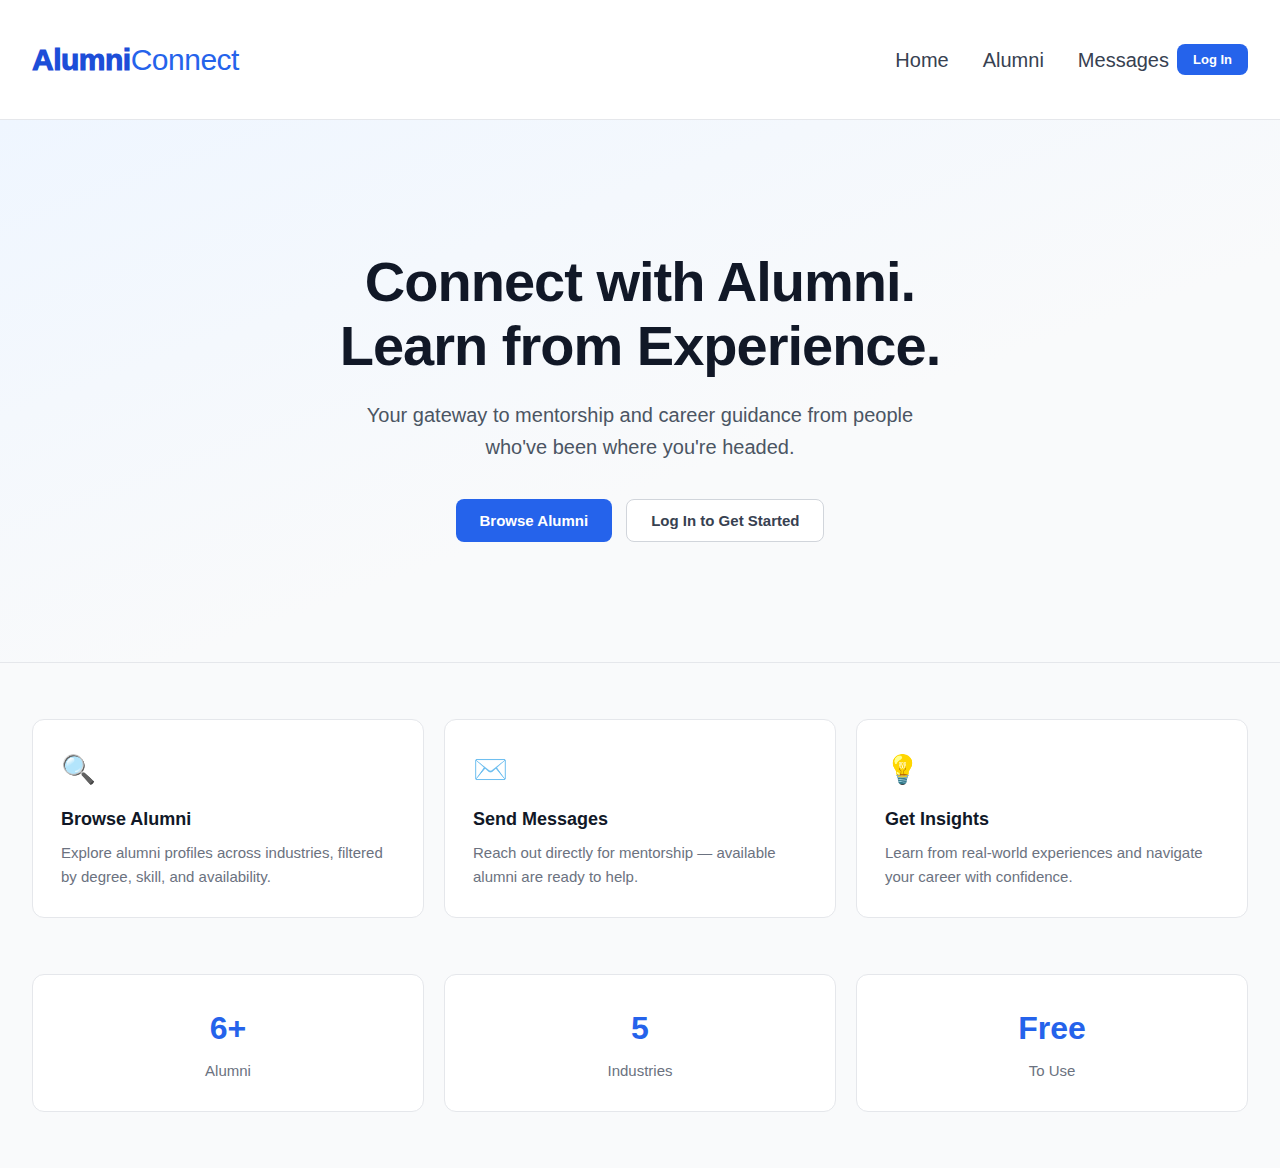
<file: index.html>
<!DOCTYPE html>
<html lang="en">
<head>
  <meta charset="UTF-8" />
  <meta name="viewport" content="width=device-width, initial-scale=1.0"/>
  <title>AlumniConnect</title>
  <link rel="stylesheet" href="style.css">
</head>
<body>

<header class="header">
  <a href="index.html" class="logo">Alumni<span class="logo-accent">Connect</span></a>
  <nav>
    <a href="index.html">Home</a>
    <a href="alumni.html">Alumni</a>
    <a href="messages.html">Messages <span id="msgBadge" class="msg-badge" style="display:none"></span></a>
    <div class="nav-user" id="navUser" style="display:none">
      <div class="nav-avatar" id="navAvatar"></div>
      <span id="navUserName"></span>
      <button class="logout-btn" onclick="logout()">Log out</button>
    </div>
    <button class="btn btn-small" id="navLoginBtn" onclick="openLoginModal()">Log In</button>
  </nav>
</header>

<section class="hero">
  <div class="hero-inner">
    <h2>Connect with Alumni.<br>Learn from Experience.</h2>
    <p>Your gateway to mentorship and career guidance from people who've been where you're headed.</p>
    <div class="hero-buttons" id="heroButtons">
      <button class="btn" onclick="requireLogin(event)">Browse Alumni</button>
      <button class="btn secondary" onclick="openLoginModal()">Log In to Get Started</button>
    </div>
    <div class="hero-welcome" id="heroWelcome" style="display:none">
      <a href="alumni.html" class="btn">Browse Alumni</a>
      <a href="messages.html" class="btn secondary">View Messages</a>
    </div>
  </div>
</section>

<section class="features">
  <div class="card">
    <div class="card-icon">🔍</div>
    <h3>Browse Alumni</h3>
    <p>Explore alumni profiles across industries, filtered by degree, skill, and availability.</p>
  </div>
  <div class="card">
    <div class="card-icon">✉️</div>
    <h3>Send Messages</h3>
    <p>Reach out directly for mentorship — available alumni are ready to help.</p>
  </div>
  <div class="card">
    <div class="card-icon">💡</div>
    <h3>Get Insights</h3>
    <p>Learn from real-world experiences and navigate your career with confidence.</p>
  </div>
</section>

<section class="stats">
  <div><strong>6+</strong><span>Alumni</span></div>
  <div><strong>5</strong><span>Industries</span></div>
  <div><strong>Free</strong><span>To Use</span></div>
</section>

<!-- Login / Signup Modal -->
<div id="loginModal" class="modal">
  <div class="modal-content login-modal-content">
    <button class="modal-close" onclick="closeLoginModal()">✕</button>

    <!-- Login View -->
    <div id="loginView">
      <div class="login-logo">Alumni<span class="logo-accent">Connect</span></div>
      <h3>Welcome back</h3>
      <p class="login-sub">Log in to access mentorship and messaging.</p>

      <label class="field-label">Full Name</label>
      <input type="text" id="loginName" placeholder="Jane Smith" onkeydown="if(event.key==='Enter')handleLogin()">
      <div class="field-error" id="loginNameError"></div>

      <label class="field-label">Email</label>
      <input type="email" id="loginEmail" placeholder="jane@example.com" onkeydown="if(event.key==='Enter')handleLogin()">
      <div class="field-error" id="loginEmailError"></div>

      <label class="field-label">Password</label>
      <div class="password-wrap">
        <input type="password" id="loginPassword" placeholder="••••••••" onkeydown="if(event.key==='Enter')handleLogin()">
        <button class="show-pw-btn" onclick="togglePassword('loginPassword', this)">Show</button>
      </div>
      <div class="field-error" id="loginPasswordError"></div>

      <button class="btn login-submit-btn" onclick="handleLogin()">Log In</button>
      <p class="login-switch">Don't have an account? <a href="#" onclick="switchToSignup(); return false;">Sign up</a></p>
    </div>

    <!-- Signup View -->
    <div id="signupView" style="display:none">
      <div class="login-logo">Alumni<span class="logo-accent">Connect</span></div>
      <h3>Create an account</h3>
      <p class="login-sub">Join the network and start connecting.</p>

      <label class="field-label">Full Name</label>
      <input type="text" id="signupName" placeholder="Jane Smith" onkeydown="if(event.key==='Enter')handleSignup()">
      <div class="field-error" id="signupNameError"></div>

      <label class="field-label">Email</label>
      <input type="email" id="signupEmail" placeholder="jane@example.com" onkeydown="if(event.key==='Enter')handleSignup()">
      <div class="field-error" id="signupEmailError"></div>

      <label class="field-label">Password</label>
      <div class="password-wrap">
        <input type="password" id="signupPassword" placeholder="Min. 6 characters" onkeydown="if(event.key==='Enter')handleSignup()">
        <button class="show-pw-btn" onclick="togglePassword('signupPassword', this)">Show</button>
      </div>
      <div class="field-error" id="signupPasswordError"></div>

      <button class="btn login-submit-btn" onclick="handleSignup()">Create Account</button>
      <p class="login-switch">Already have an account? <a href="#" onclick="switchToLogin(); return false;">Log in</a></p>
    </div>
  </div>
</div>

<!-- Toast -->
<div id="toast" class="toast"></div>

<script src="script.js"></script>
</body>
</html>
</file>
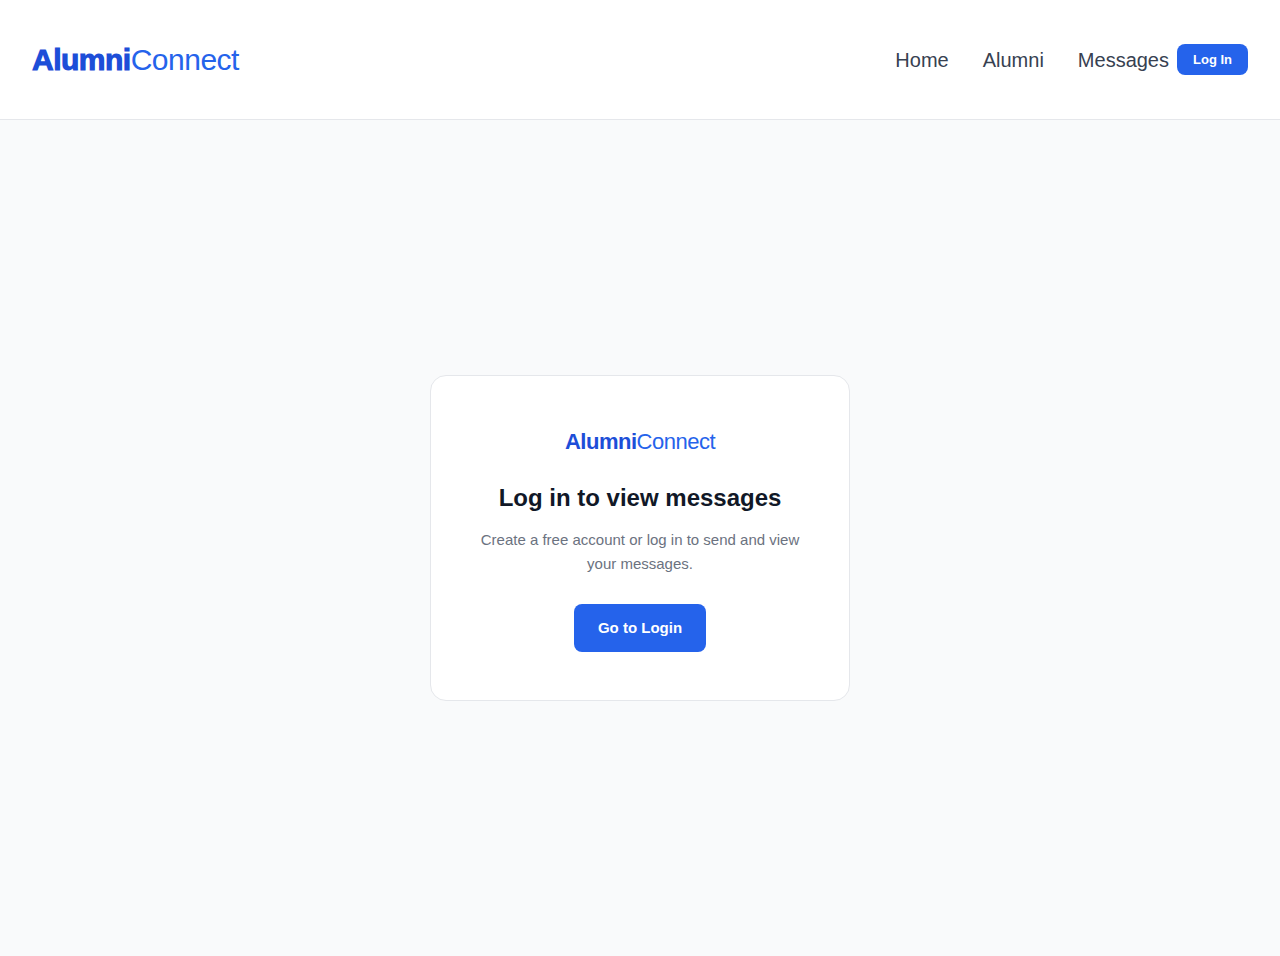
<file: messages.html>
<!DOCTYPE html>
<html lang="en">
<head>
  <meta charset="UTF-8" />
  <meta name="viewport" content="width=device-width, initial-scale=1.0"/>
  <title>Messages – AlumniConnect</title>
  <link rel="stylesheet" href="style.css">
</head>
<body>

<header class="header">
  <a href="index.html" class="logo">Alumni<span class="logo-accent">Connect</span></a>
  <nav>
    <a href="index.html">Home</a>
    <a href="alumni.html">Alumni</a>
    <a href="messages.html">Messages <span id="msgBadge" class="msg-badge" style="display:none"></span></a>
    <div class="nav-user" id="navUser" style="display:none">
      <div class="nav-avatar" id="navAvatar"></div>
      <span id="navUserName"></span>
      <button class="logout-btn" onclick="logout()">Log out</button>
    </div>
    <button class="btn btn-small" id="navLoginBtn" onclick="window.location.href='index.html'">Log In</button>
  </nav>
</header>

<!-- Auth gate overlay -->
<div id="authGate" class="auth-gate" style="display:none">
  <div class="auth-gate-box">
    <div class="login-logo">Alumni<span class="logo-accent">Connect</span></div>
    <h2>Log in to view messages</h2>
    <p>Create a free account or log in to send and view your messages.</p>
    <a href="index.html" class="btn">Go to Login</a>
  </div>
</div>

<!-- Main content (hidden until auth confirmed) -->
<div id="mainContent" style="display:none">
  <div class="messages-page-header">
    <h2>Messages</h2>
    <button class="btn btn-outline btn-small" onclick="clearAllMessages()">Clear All</button>
  </div>

  <div id="emptyState" class="empty-state">
    📭
    <h2>No messages yet</h2>
    <p>Messages you send to alumni will appear here.</p>
    <a href="alumni.html" class="btn" style="margin-top: 16px; display: inline-block;">Browse Alumni</a>
  </div>

  <div id="messagesList" class="messages-list" style="display:none;"></div>
</div>

<!-- Toast -->
<div id="toast" class="toast"></div>

<script src="script.js"></script>
</body>
</html>
</file>
<file: style.css>
* {
  box-sizing: border-box;
  font-family: Arial, sans-serif;
}

body {
  margin: 0;
  background: #f9fafb;
  color: #111827;
  line-height: 1.6;
}

/* ================= HEADER ================= */
.header {
  background: #ffffff;
  padding: 0 32px;
  height: 120px;
  display: flex;
  justify-content: space-between;
  align-items: center;
  border-bottom: 1px solid #e5e7eb;
  position: sticky;
  top: 0;
  z-index: 100;
}

/* ================= LOGO ================= */
.logo {
  color: #1d4ed8;
  font-size: 30px;
  font-weight: 1000;
  text-decoration: none;
  letter-spacing: -0.5px;
}

.logo-accent {
  color: #2563eb;
  font-weight: 400;
}

nav {
  display: flex;
  align-items: center;
  gap: 4px;
}

nav a {
  margin-left: 22px;
  text-decoration: none;
  font-size: 20px;
  color: #374151;
  padding: 6px 4px;
}

nav a:hover {
  color: #2563eb;
}

/* ================= NAV USER ================= */
.nav-user {
  display: flex;
  align-items: center;
  gap: 10px;
  margin-left: 18px;
}

.nav-avatar {
  width: 34px;
  height: 34px;
  border-radius: 50%;
  background: #2563eb;
  color: white;
  font-size: 13px;
  font-weight: 700;
  display: flex;
  align-items: center;
  justify-content: center;
  flex-shrink: 0;
}

#navUserName {
  font-size: 14px;
  font-weight: 600;
  color: #111827;
}

.logout-btn {
  background: none;
  border: 1px solid #d1d5db;
  border-radius: 6px;
  padding: 5px 12px;
  font-size: 13px;
  color: #6b7280;
  cursor: pointer;
  transition: all 0.15s;
}

.logout-btn:hover {
  background: #fee2e2;
  border-color: #fca5a5;
  color: #b91c1c;
}

/* ================= HERO ================= */
.hero {
  text-align: center;
  padding: 130px 20px 120px;
  background: linear-gradient(160deg, #eff6ff 0%, #f9fafb 60%);
  border-bottom: 1px solid #e5e7eb;
}

.hero-inner {
  max-width: 680px;
  margin: 0 auto;
}

.hero-tag {
  display: inline-block;
  background: #dbeafe;
  color: #1e40af;
  font-size: 13px;
  font-weight: 600;
  padding: 5px 14px;
  border-radius: 999px;
  margin-bottom: 22px;
  letter-spacing: 0.02em;
}

.hero h2 {
  font-size: 56px;
  font-weight: 800;
  line-height: 1.15;
  margin: 0 0 20px;
  color: #111827;
  letter-spacing: -1px;
}

.hero p {
  font-size: 20px;
  color: #4b5563;
  max-width: 560px;
  margin: 0 auto 36px;
}

.hero-buttons,
.hero-welcome {
  display: flex;
  justify-content: center;
  gap: 14px;
  flex-wrap: wrap;
}

/* ================= BUTTONS ================= */
.btn {
  background: #2563eb;
  color: white;
  padding: 12px 24px;
  font-size: 15px;
  font-weight: 600;
  border-radius: 8px;
  border: none;
  cursor: pointer;
  text-decoration: none;
  display: inline-block;
  transition: background 0.2s, transform 0.1s;
}

.btn:hover {
  background: #1d4ed8;
  transform: translateY(-1px);
}

.btn:active {
  transform: translateY(0);
}

.btn.secondary,
.btn-outline {
  background: white;
  color: #374151;
  border: 1.5px solid #d1d5db;
}

.btn.secondary:hover,
.btn-outline:hover {
  background: #f3f4f6;
  border-color: #9ca3af;
}

.btn-small {
  padding: 8px 16px;
  font-size: 13px;
}

button:disabled {
  background: #c7d2fe !important;
  color: #818cf8 !important;
  cursor: not-allowed;
  border-color: transparent !important;
  transform: none !important;
}

/* ================= FEATURES ================= */
.features {
  display: grid;
  grid-template-columns: repeat(auto-fit, minmax(260px, 1fr));
  gap: 20px;
  padding: 56px 32px;
}

.card {
  background: white;
  padding: 28px;
  border-radius: 12px;
  border: 1px solid #e5e7eb;
  transition: box-shadow 0.2s;
}

.card:hover {
  box-shadow: 0 4px 16px rgba(0,0,0,0.07);
}

.card-icon {
  font-size: 28px;
  margin-bottom: 12px;
}

.card h3 {
  font-size: 18px;
  font-weight: 700;
  margin: 0 0 8px;
}

.card p {
  font-size: 15px;
  color: #6b7280;
  margin: 0;
}

/* ================= STATS ================= */
.stats {
  display: grid;
  grid-template-columns: repeat(auto-fit, minmax(180px, 1fr));
  gap: 20px;
  padding: 0 32px 56px;
}

.stats div {
  background: white;
  border-radius: 12px;
  padding: 28px;
  text-align: center;
  border: 1px solid #e5e7eb;
  display: flex;
  flex-direction: column;
  gap: 4px;
}

.stats strong {
  font-size: 32px;
  font-weight: 800;
  color: #2563eb;
}

.stats span {
  font-size: 15px;
  color: #6b7280;
}

/* ================= AUTH GATE ================= */
.auth-gate {
  display: flex;
  align-items: center;
  justify-content: center;
  min-height: calc(100vh - 64px);
  padding: 40px 20px;
  background: #f9fafb;
}

.auth-gate-box {
  background: white;
  border: 1px solid #e5e7eb;
  border-radius: 16px;
  padding: 48px 40px;
  text-align: center;
  max-width: 420px;
  width: 100%;
}

.auth-gate-box h2 {
  font-size: 24px;
  font-weight: 700;
  margin: 16px 0 10px;
}

.auth-gate-box p {
  font-size: 15px;
  color: #6b7280;
  margin: 0 0 28px;
}

/* ================= LOGIN MODAL ================= */
.login-modal-content {
  max-width: 420px !important;
}

.login-logo {
  font-size: 22px;
  font-weight: 800;
  color: #1d4ed8;
  letter-spacing: -0.5px;
  margin-bottom: 20px;
}

.login-logo span {
  color: #2563eb;
  font-weight: 400;
}

.login-modal-content h3 {
  font-size: 22px;
  font-weight: 700;
  margin: 0 0 6px;
}

.login-sub {
  font-size: 14px;
  color: #6b7280;
  margin: 0 0 22px;
}

.login-submit-btn {
  width: 100%;
  margin-top: 20px;
  padding: 13px;
  font-size: 15px;
}

.login-switch {
  text-align: center;
  font-size: 14px;
  color: #6b7280;
  margin: 16px 0 0;
}

.login-switch a {
  color: #2563eb;
  text-decoration: none;
  font-weight: 600;
}

.login-switch a:hover {
  text-decoration: underline;
}

.password-wrap {
  position: relative;
}

.password-wrap input {
  width: 100%;
  padding-right: 64px;
}

.show-pw-btn {
  position: absolute;
  right: 10px;
  top: 50%;
  transform: translateY(-50%);
  background: none;
  border: none;
  font-size: 13px;
  color: #2563eb;
  cursor: pointer;
  font-weight: 600;
  padding: 4px;
}

/* ================= FILTERS ================= */
.filters {
  display: flex;
  gap: 12px;
  padding: 28px 32px 10px;
  flex-wrap: wrap;
  align-items: center;
}

.filters input,
.filters select {
  padding: 11px 12px;
  font-size: 14px;
  border-radius: 8px;
  border: 1.5px solid #e5e7eb;
  min-width: 200px;
  background: white;
  color: #111827;
  transition: border-color 0.15s;
}

.filters input:focus,
.filters select:focus {
  outline: none;
  border-color: #2563eb;
  box-shadow: 0 0 0 3px rgba(37,99,235,0.08);
}

.available-toggle {
  display: flex;
  align-items: center;
  gap: 8px;
  font-size: 14px;
  color: #374151;
  cursor: pointer;
  white-space: nowrap;
  padding: 10px 14px;
  border: 1.5px solid #e5e7eb;
  border-radius: 8px;
  background: white;
  user-select: none;
  transition: border-color 0.15s;
}

.available-toggle:hover {
  border-color: #2563eb;
}

.available-toggle input[type="checkbox"] {
  width: 15px;
  height: 15px;
  accent-color: #2563eb;
  cursor: pointer;
  min-width: unset;
}

.result-count {
  padding: 6px 32px 0;
  font-size: 14px;
  color: #9ca3af;
}

/* ================= ALUMNI GRID ================= */
.alumni-grid {
  display: grid;
  grid-template-columns: repeat(auto-fill, minmax(300px, 1fr));
  gap: 24px;
  padding: 16px 32px 48px;
}

/* ================= ALUMNI CARD ================= */
@keyframes cardIn {
  from { opacity: 0; transform: translateY(14px); }
  to   { opacity: 1; transform: translateY(0); }
}

.alumni-card {
  background: white;
  padding: 24px 22px 20px;
  border-radius: 14px;
  border: 1px solid #e5e7eb;
  display: flex;
  flex-direction: column;
  align-items: center;
  transition: box-shadow 0.2s, transform 0.2s;
  animation: cardIn 0.35s ease both;
}

.alumni-card:hover {
  box-shadow: 0 8px 28px rgba(0,0,0,0.08);
  transform: translateY(-2px);
}

.alumni-card img {
  width: 100px;
  height: 100px;
  object-fit: cover;
  border-radius: 50%;
  margin-bottom: 12px;
  border: 3px solid #dbeafe;
}

.alumni-card h3 {
  font-size: 18px;
  font-weight: 700;
  text-align: center;
  margin: 4px 0 6px;
}

/* ================= AVAILABILITY BADGE ================= */
.availability-badge {
  font-size: 12px;
  font-weight: 600;
  padding: 3px 10px;
  border-radius: 999px;
  margin-bottom: 4px;
}

.badge-available {
  background: #dcfce7;
  color: #15803d;
}

.badge-unavailable {
  background: #fee2e2;
  color: #b91c1c;
}

.role-line {
  font-size: 14px;
  text-align: center;
  margin: 2px 0;
  color: #111827;
  font-weight: 500;
}

.meta-line {
  font-size: 13px;
  text-align: center;
  margin: 2px 0 10px;
  color: #9ca3af;
}

/* ================= SKILLS ================= */
.skills {
  margin: 8px 0 14px;
  text-align: center;
}

.skills span {
  background: #eff6ff;
  color: #1e40af;
  padding: 4px 10px;
  margin: 3px 3px 0;
  display: inline-block;
  border-radius: 999px;
  font-size: 12px;
  font-weight: 500;
}

/* ================= CARD ACTIONS ================= */
.card-actions {
  display: flex;
  gap: 8px;
  margin-top: auto;
  width: 100%;
  justify-content: center;
}

.card-actions .btn {
  padding: 9px 16px;
  font-size: 13px;
  flex: 1;
  text-align: center;
}

/* ================= PROFILE MODAL ================= */
.profile-modal-content {
  max-width: 520px !important;
  width: 90% !important;
}

.profile-header {
  display: flex;
  gap: 20px;
  align-items: flex-start;
  margin-bottom: 20px;
}

.profile-header img {
  width: 84px;
  height: 84px;
  border-radius: 50%;
  object-fit: cover;
  border: 3px solid #dbeafe;
  flex-shrink: 0;
}

.profile-header h2 {
  font-size: 21px;
  font-weight: 700;
  margin: 0 0 4px;
}

.profile-status {
  font-size: 12px;
  font-weight: 600;
  padding: 3px 10px;
  border-radius: 999px;
  display: inline-block;
  margin-top: 6px;
}

.profile-bio {
  font-size: 14px;
  color: #4b5563;
  line-height: 1.7;
  margin: 0 0 18px;
  padding: 14px;
  background: #f9fafb;
  border-radius: 8px;
  border: 1px solid #e5e7eb;
}

.profile-skills-label {
  font-size: 12px;
  font-weight: 700;
  color: #9ca3af;
  text-transform: uppercase;
  letter-spacing: 0.06em;
  margin-bottom: 8px;
}

/* ================= MODAL (SHARED) ================= */
.modal {
  display: none;
  position: fixed;
  inset: 0;
  background: rgba(0,0,0,0.4);
  z-index: 200;
  justify-content: center;
  align-items: flex-start;
  padding: 60px 16px;
  overflow-y: auto;
}

.modal-content {
  background: white;
  width: 100%;
  max-width: 400px;
  padding: 32px 28px 26px;
  border-radius: 16px;
  position: relative;
  margin: auto;
  box-shadow: 0 20px 60px rgba(0,0,0,0.15);
}

.modal-close {
  position: absolute;
  top: 14px;
  right: 16px;
  background: none;
  border: none;
  font-size: 18px;
  cursor: pointer;
  color: #9ca3af;
  line-height: 1;
  padding: 4px 6px;
  border-radius: 4px;
}

.modal-close:hover {
  color: #111827;
  background: #f3f4f6;
}

.modal-content h3 {
  font-size: 20px;
  font-weight: 700;
  margin: 0 0 4px;
}

.modal-recipient {
  font-size: 13px;
  color: #2563eb;
  font-weight: 600;
  margin: 0 0 18px;
}

.field-label {
  display: block;
  font-size: 13px;
  font-weight: 600;
  color: #374151;
  margin-bottom: 5px;
  margin-top: 14px;
}

.modal-content input,
.modal-content textarea {
  width: 100%;
  padding: 10px 12px;
  font-size: 14px;
  border-radius: 8px;
  border: 1.5px solid #e5e7eb;
  transition: border-color 0.15s;
  color: #111827;
}

.modal-content input:focus,
.modal-content textarea:focus {
  outline: none;
  border-color: #2563eb;
  box-shadow: 0 0 0 3px rgba(37,99,235,0.08);
}

.input-error {
  border-color: #ef4444 !important;
}

.field-error {
  font-size: 12px;
  color: #ef4444;
  margin-top: 4px;
  min-height: 16px;
}

.modal-content textarea {
  resize: vertical;
  min-height: 100px;
}

.char-counter {
  display: block;
  text-align: right;
  font-size: 12px;
  color: #9ca3af;
  margin-top: 4px;
}

.modal-actions {
  display: flex;
  justify-content: flex-end;
  gap: 10px;
  margin-top: 20px;
}

/* ================= NAV BADGE ================= */
.msg-badge {
  background: #ef4444;
  color: white;
  font-size: 11px;
  font-weight: 700;
  padding: 1px 6px;
  border-radius: 999px;
  vertical-align: middle;
  margin-left: 2px;
}

/* ================= TOAST ================= */
.toast {
  position: fixed;
  bottom: 30px;
  left: 50%;
  transform: translateX(-50%) translateY(20px);
  background: #111827;
  color: white;
  padding: 12px 22px;
  border-radius: 10px;
  font-size: 14px;
  opacity: 0;
  pointer-events: none;
  transition: opacity 0.3s, transform 0.3s;
  z-index: 999;
  white-space: nowrap;
  box-shadow: 0 4px 20px rgba(0,0,0,0.2);
}

.toast.show {
  opacity: 1;
  transform: translateX(-50%) translateY(0);
}

/* ================= MESSAGES PAGE ================= */
.messages-page-header {
  display: flex;
  justify-content: space-between;
  align-items: center;
  padding: 32px 32px 12px;
}

.messages-page-header h2 {
  margin: 0;
  font-size: 24px;
  font-weight: 700;
}

.messages-list {
  display: grid;
  gap: 16px;
  padding: 8px 32px 56px;
}

.message-card {
  background: white;
  border: 1px solid #e5e7eb;
  border-radius: 12px;
  padding: 20px 22px;
  animation: cardIn 0.3s ease both;
}

.message-header {
  display: flex;
  align-items: center;
  gap: 14px;
  margin-bottom: 12px;
}

.message-header img {
  width: 46px;
  height: 46px;
  border-radius: 50%;
  object-fit: cover;
  flex-shrink: 0;
}

.message-meta {
  flex: 1;
  display: flex;
  flex-direction: column;
  gap: 2px;
}

.message-meta strong {
  font-size: 14px;
  color: #111827;
}

.message-meta span {
  font-size: 13px;
  color: #6b7280;
}

.message-meta small {
  font-size: 12px;
  color: #9ca3af;
}

.delete-btn {
  background: none;
  border: none;
  cursor: pointer;
  color: #d1d5db;
  font-size: 14px;
  padding: 6px 8px;
  border-radius: 6px;
  transition: color 0.15s, background 0.15s;
}

.delete-btn:hover {
  color: #ef4444;
  background: #fee2e2;
}

.message-from {
  font-size: 13px;
  color: #9ca3af;
  margin-bottom: 8px;
}

.message-body {
  font-size: 14px;
  color: #374151;
  margin: 0;
  line-height: 1.6;
  padding: 12px 14px;
  background: #f9fafb;
  border-radius: 8px;
  border: 1px solid #f3f4f6;
}

/* ================= EMPTY STATE ================= */
.empty-state {
  text-align: center;
  padding: 80px 20px;
  font-size: 52px;
}

.empty-state h2 {
  font-size: 22px;
  font-weight: 700;
  margin: 12px 0 8px;
}

.empty-state p {
  font-size: 15px;
  color: #6b7280;
  margin: 0;
}

/* ================= MOBILE ================= */
@media (max-width: 640px) {
  .header {
    padding: 0 18px;
  }

  nav a {
    margin-left: 10px;
    font-size: 14px;
  }

  .hero {
    padding: 70px 20px 60px;
  }

  .hero h2 {
    font-size: 34px;
  }

  .hero p {
    font-size: 16px;
  }

  .features, .stats {
    padding-left: 18px;
    padding-right: 18px;
  }

  .filters {
    padding: 20px 18px 8px;
  }

  .filters input,
  .filters select {
    min-width: 100%;
  }

  .available-toggle {
    width: 100%;
  }

  .alumni-grid {
    padding: 16px 18px 32px;
    gap: 16px;
  }

  .messages-page-header,
  .messages-list {
    padding-left: 18px;
    padding-right: 18px;
  }

  .profile-header {
    flex-direction: column;
    align-items: center;
    text-align: center;
  }

  .card-actions {
    flex-direction: column;
  }

  .auth-gate-box {
    padding: 32px 24px;
  }
}
</file>
